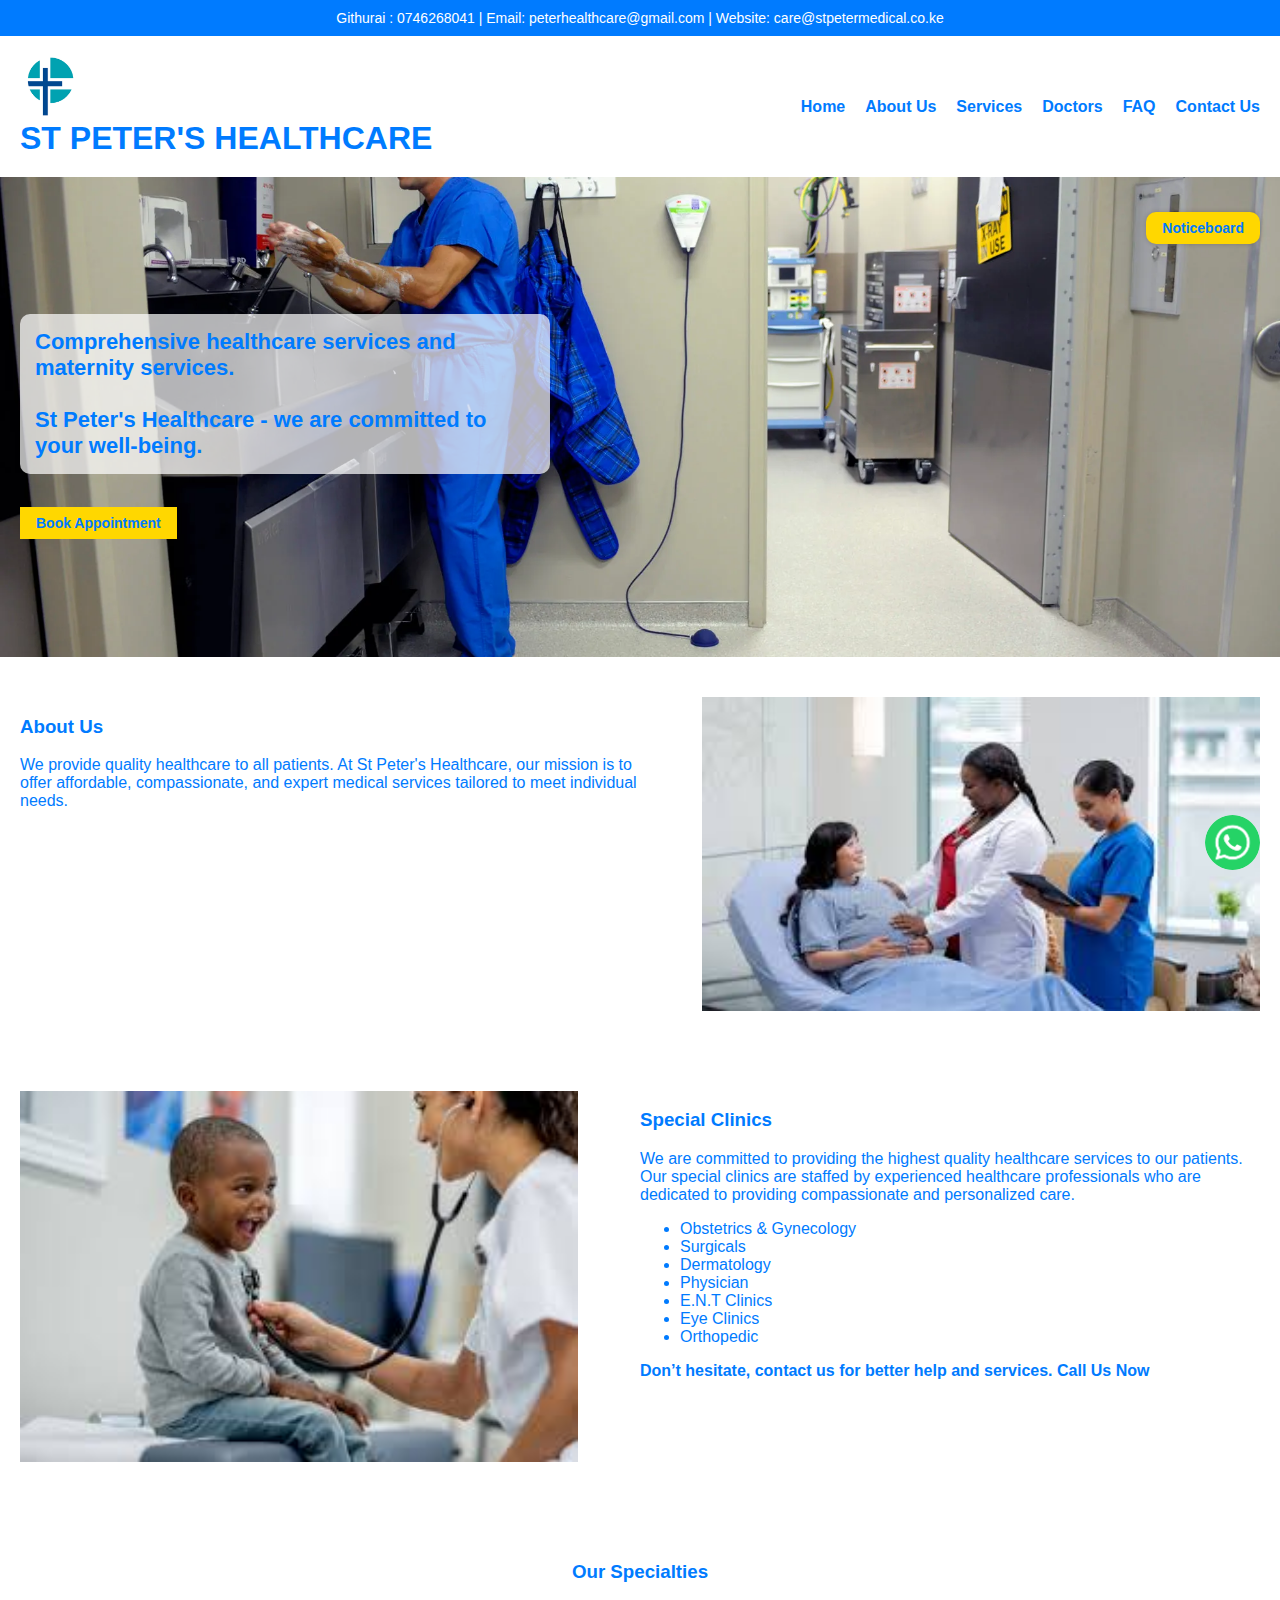
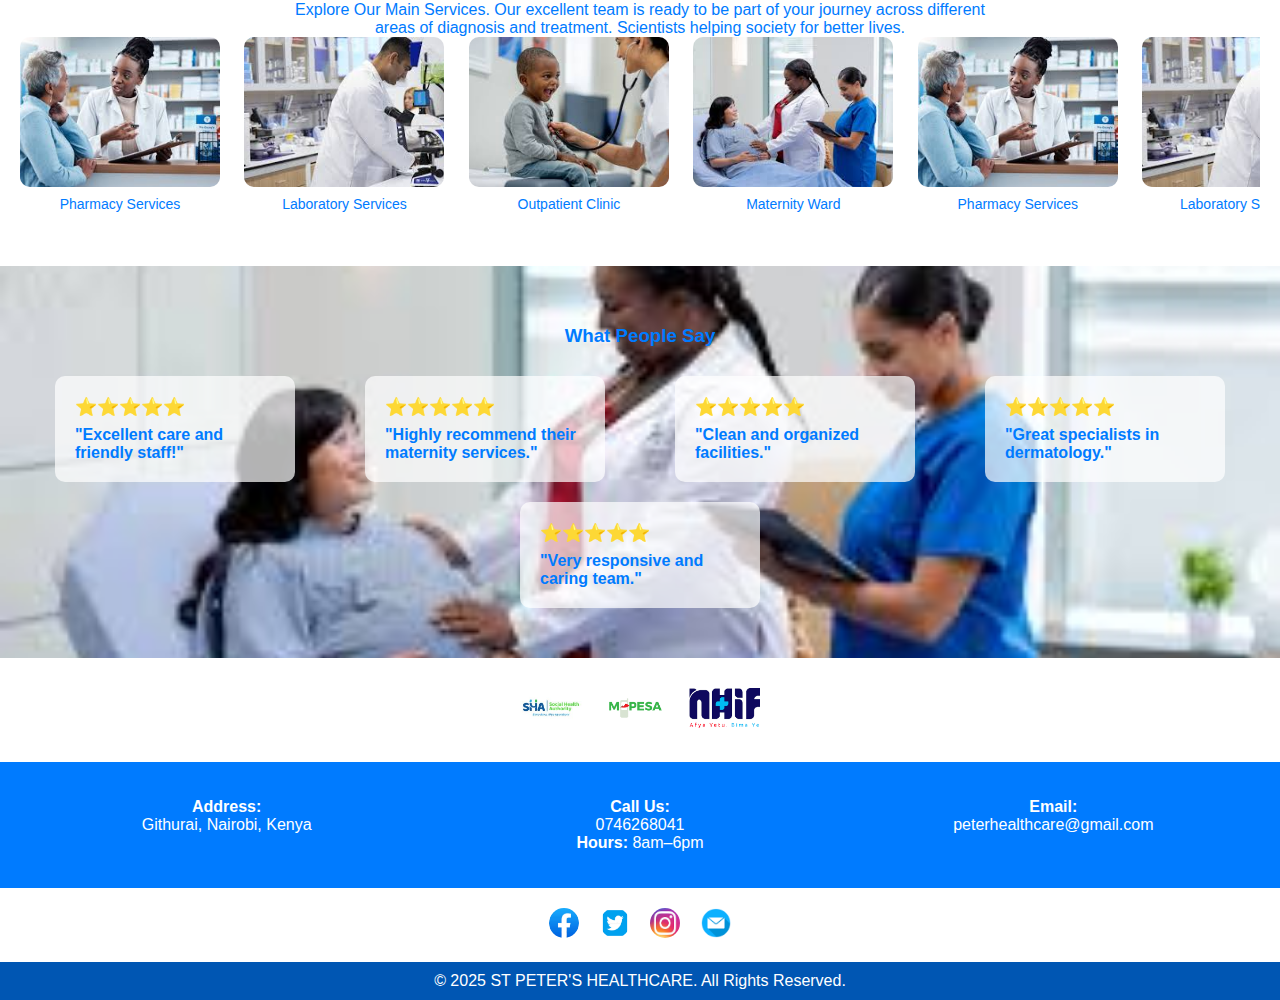
<file: index.html>
<!DOCTYPE html> 
<html lang="en">
<head>
  <meta charset="UTF-8" />
  <meta name="viewport" content="width=device-width, initial-scale=1.0" />
  <title>ST PETER'S HEALTHCARE</title>
  <style>
    body {
      font-family: Arial, sans-serif;
      margin: 0;
      padding: 0;
      color: #007bff;
    }

    header {
      background: #007bff;
      color: white;
      padding: 10px;
      text-align: center;
    }

    .top-contact {
      font-size: 14px;
    }

    .branding {
      display: flex;
      align-items: center;
      justify-content: space-between;
      padding: 20px;
      background: white;
    }

    .branding img {
      height: 60px;
      margin-right: 15px;
    }

    .branding h1 {
      margin: 0;
      color: #007bff;
    }

    nav ul {
      list-style: none;
      padding: 0;
      display: flex;
      gap: 20px;
    }

    nav ul li a {
      text-decoration: none;
      color: #007bff;
      font-weight: bold;
    }

    .hero {
      position: relative;
      height: 400px;
      background-size: cover;
      background-position: center;
      display: flex;
      flex-direction: column;
      justify-content: center;
      align-items: flex-start;
      padding: 40px 20px;
    }

    .hero h2 {
      max-width: 500px;
      background: rgba(255, 255, 255, 0.7);
      padding: 15px;
      border-radius: 10px;
      font-size: 22px;
      color: #007bff;
    }

    .hero a button {
      margin-top: 15px;
      padding: 8px 16px;
      font-size: 14px;
      background: gold;
      border: none;
      color: #007bff;
      font-weight: bold;
      cursor: pointer;
    }

    .noticeboard {
      position: absolute;
      top: 20px;
      right: 20px;
      background: yellow;
      padding: 10px 15px;
      border-radius: 10px;
      font-weight: bold;
      cursor: pointer;
      text-decoration: none;
      color: black;
      box-shadow: 0 0 5px rgba(0, 0, 0, 0.2);
      border: none;
    }

    .about-section, .clinics-section {
      display: flex;
      justify-content: space-between;
      background: white;
      padding: 40px 20px;
    }

    .about-section .text, .clinics-section .text {
      width: 50%;
    }

    .about-section img, .clinics-section img {
      width: 45%;
      height: auto;
    }

    .specialties-section {
      background: white;
      padding: 40px 20px;
    }

    .specialties-section h3, .recommendation-section h3 {
      text-align: center;
      color: #007bff;
    }

    .scrolling-container {
      overflow: hidden;
      white-space: nowrap;
    }

    .scrolling-images {
      display: inline-block;
      animation: scroll-left 30s linear infinite;
    }

    @keyframes scroll-left {
      0% { transform: translateX(0%); }
      100% { transform: translateX(-100%); }
    }

    .scrolling-images div {
      display: inline-block;
      width: 200px;
      margin-right: 20px;
      vertical-align: top;
    }

    .scrolling-images img {
      height: 150px;
      width: 100%;
      object-fit: cover;
      border-radius: 10px;
    }

    .scrolling-images p {
      text-align: center;
      font-size: 14px;
      margin-top: 5px;
    }

    .recommendation-section {
      padding: 40px 20px;
      background-image: url('mert.jpg');
      background-size: cover;
      background-position: center;
      color: white;
    }

    .quotes {
      display: flex;
      justify-content: space-around;
      flex-wrap: wrap;
    }

    .quote-box {
      width: 200px;
      background: rgba(255, 255, 255, 0.7);
      color: #007bff;
      padding: 20px;
      margin: 10px;
      border-radius: 10px;
      font-weight: bold;
    }

    .quote-box::before {
      content: "⭐️⭐️⭐️⭐️⭐️ ";
      display: block;
      font-size: 18px;
      margin-bottom: 8px;
    }

    .partners {
      background: white;
      text-align: center;
      padding: 20px;
    }

    .partners img {
      height: 40px;
      margin: 10px;
    }

    .footer {
      background: #007bff;
      color: white;
      padding: 20px;
      display: flex;
      justify-content: space-between;
      flex-wrap: wrap;
    }

    .footer div {
      flex: 1;
      min-width: 150px;
      text-align: center;
    }

    .social-icons {
      text-align: center;
      margin: 20px 0;
    }

    .social-icons img {
      margin: 0 8px;
      border-radius: 50%;
      width: 30px;
      height: 30px;
      transition: transform 0.3s;
    }

    .social-icons img:hover {
      transform: scale(1.2);
    }

    .copyright {
      background: #0056b3;
      color: white;
      padding: 10px;
      text-align: center;
    }

    .whatsapp-float {
      position: fixed;
      width: 55px;
      height: 55px;
      bottom: 30px;
      right: 20px;
      z-index: 100;
      display: flex;
      align-items: center;
      justify-content: center;
      cursor: pointer;
    }

    .whatsapp-float img {
      width: 100%;
      height: 100%;
      border-radius: 50%;
    }
  </style>
</head>
<body>
  <header>
    <div class="top-contact">
      Githurai : 0746268041 | Email: peterhealthcare@gmail.com | Website: care@stpetermedical.co.ke
    </div>
  </header>

  <div class="branding">
    <div class="logo">
      <img src="logo.png" alt="Logo">
      <h1>ST PETER'S HEALTHCARE</h1>
    </div>
    <nav>
      <ul>
        <li><a href="index.html">Home</a></li>
        <li><a href="about.html">About Us</a></li>
        <li><a href="ser.html">Services</a></li>
        <li><a href="doc.html">Doctors</a></li>
        <li><a href="faq.html">FAQ</a></li>
        <li><a href="cont.html">Contact Us</a></li>
      </ul>
    </nav>
  </div>

  <div class="hero" id="hero">
    <h2>Comprehensive healthcare services and maternity services.<br><br>
    St Peter's Healthcare - we are committed to your well-being.</h2>
    <a href="app.html"><button>Book Appointment</button></a>
    <a href="notice.html"><button class="noticeboard">Noticeboard</button></a>
  </div>

  <div class="about-section">
    <div class="text">
      <h3>About Us</h3>
      <p>We provide quality healthcare to all patients. At St Peter's Healthcare, our mission is to offer affordable, compassionate, and expert medical services tailored to meet individual needs.</p>
    </div>
    <img src="mert.jpg" alt="Maternity Services">
  </div>

  <div class="clinics-section">
    <img src="clinic.jpg" alt="Special Clinics">
    <div class="text">
      <h3>Special Clinics</h3>
      <p>
        We are committed to providing the highest quality healthcare services to our patients. Our special clinics are staffed by experienced healthcare professionals who are dedicated to providing compassionate and personalized care.
      </p>
      <ul>
        <li>Obstetrics & Gynecology</li>
        <li>Surgicals</li>
        <li>Dermatology</li>
        <li>Physician</li>
        <li>E.N.T Clinics</li>
        <li>Eye Clinics</li>
        <li>Orthopedic</li>
      </ul>
      <p><strong>Don’t hesitate, contact us for better help and services. Call Us Now</strong></p>
    </div>
  </div>

  <div class="specialties-section">
    <h3>Our Specialties</h3>
    <p style="text-align: center; max-width: 700px; margin: auto;">
      Explore Our Main Services. Our excellent team is ready to be part of your journey across different areas of diagnosis and treatment. Scientists helping society for better lives.
    </p>
    <div class="scrolling-container">
      <div class="scrolling-images">
        <div><img src="pharm.jpg" alt="Pharmacy"><p>Pharmacy Services</p></div>
        <div><img src="lab.jpg" alt="Lab"><p>Laboratory Services</p></div>
        <div><img src="clinic.jpg" alt="Clinic"><p>Outpatient Clinic</p></div>
        <div><img src="mert.jpg" alt="Maternity"><p>Maternity Ward</p></div>
        <div><img src="pharm.jpg" alt="Pharmacy"><p>Pharmacy Services</p></div>
        <div><img src="lab.jpg" alt="Lab"><p>Laboratory Services</p></div>
        <div><img src="clinic.jpg" alt="Clinic"><p>Outpatient Clinic</p></div>
        <div><img src="mert.jpg" alt="Maternity"><p>Maternity Ward</p></div>
      </div>
    </div>
  </div>

  <div class="recommendation-section">
    <h3>What People Say</h3>
    <div class="quotes">
      <div class="quote-box">"Excellent care and friendly staff!"</div>
      <div class="quote-box">"Highly recommend their maternity services."</div>
      <div class="quote-box">"Clean and organized facilities."</div>
      <div class="quote-box">"Great specialists in dermatology."</div>
      <div class="quote-box">"Very responsive and caring team."</div>
    </div>
  </div>

  <div class="partners">
    <img src="sha.png" alt="SHA">
    <img src="mpesa.png" alt="MPESA">
    <img src="nhif.png" alt="NHIF">
  </div>

  <div class="footer">
    <div><p><strong>Address:</strong><br> Githurai, Nairobi, Kenya</p></div>
    <div><p><strong>Call Us:</strong><br> 0746268041<br><strong>Hours:</strong> 8am–6pm</p></div>
    <div><p><strong>Email:</strong><br> peterhealthcare@gmail.com</p></div>
  </div>

  <div class="social-icons">
    <a href="https://facebook.com" target="_blank"><img src="facebook.png" alt="Facebook"></a>
    <a href="https://twitter.com" target="_blank"><img src="twitter.png" alt="Twitter"></a>
    <a href="https://instagram.com" target="_blank"><img src="instagram.png" alt="Instagram"></a>
    <a href="mailto:peterhealthcare@gmail.com"><img src="email.png" alt="Email"></a>
  </div>

  <div class="copyright">
    &copy; 2025 ST PETER'S HEALTHCARE. All Rights Reserved.
  </div>

  <a href="https://wa.me/254746268041" class="whatsapp-float" target="_blank">
    <img src="whatsapp.png" alt="WhatsApp">
  </a>

  <script>
    const hero = document.getElementById('hero');
    const images = ['zeva.jpg', 'bac.jpg'];
    let current = 0;
    hero.style.backgroundImage = `url('${images[current]}')`;

    setInterval(() => {
      current = (current + 1) % images.length;
      hero.style.backgroundImage = `url('${images[current]}')`;
    }, 3000);
  </script>
</body>
</html>
</file>
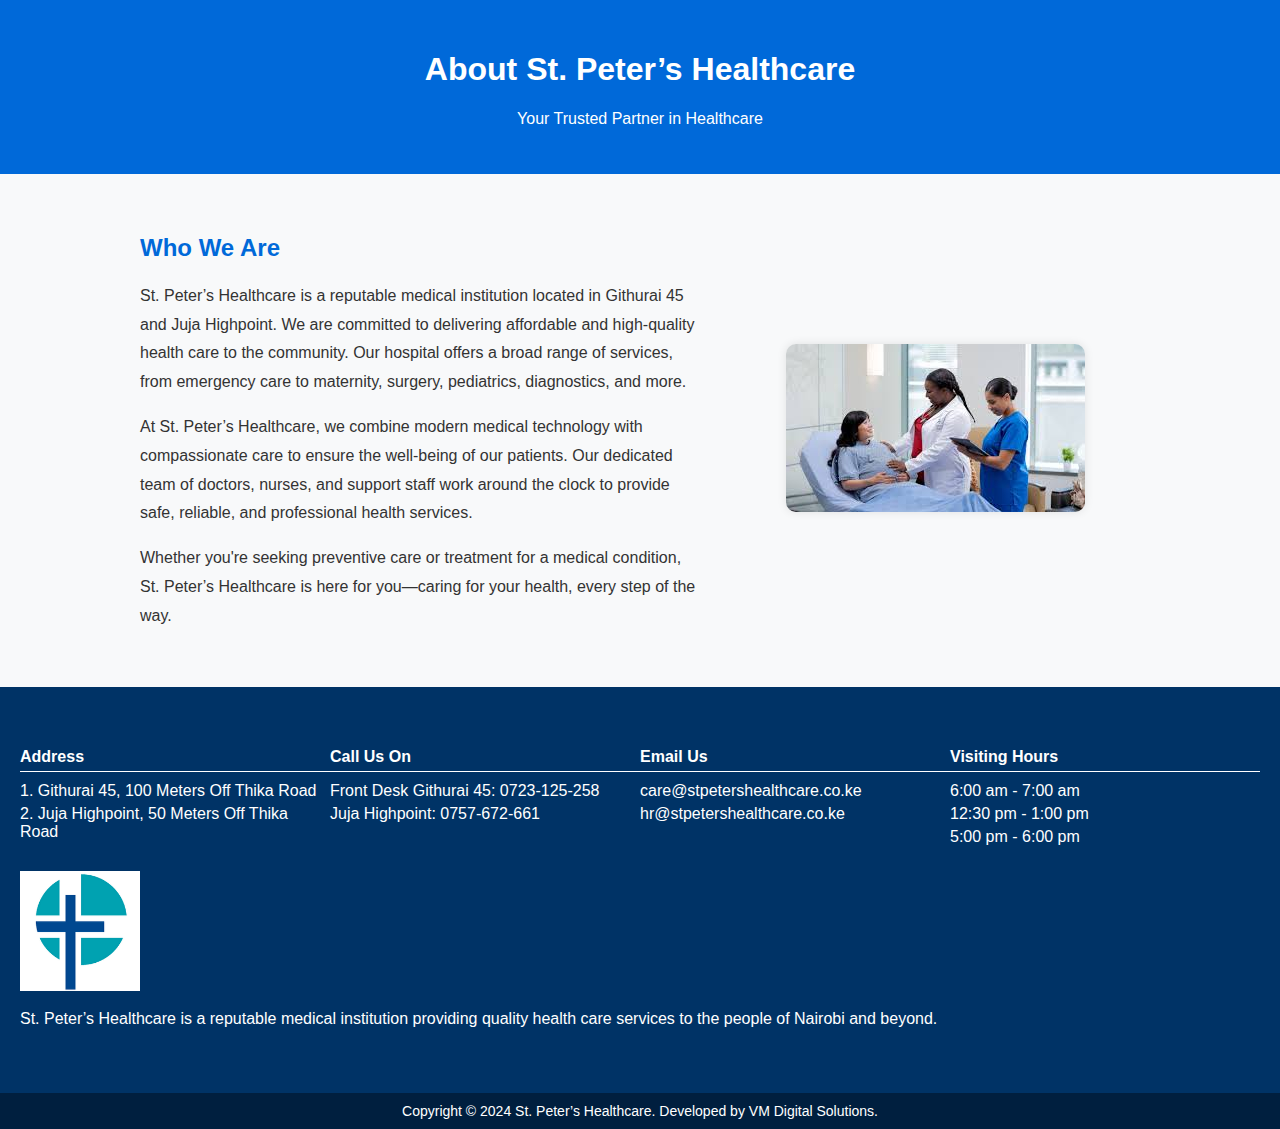
<file: about.html>
<!DOCTYPE html>
<html lang="en">
<head>
  <meta charset="UTF-8" />
  <meta name="viewport" content="width=device-width, initial-scale=1.0"/>
  <title>About Us - St. Peter’s Healthcare</title>
  <style>
    body {
      font-family: Arial, sans-serif;
      background: #f8f9fa;
      margin: 0;
      padding: 0;
      color: #333;
    }

    header {
      background-color: #0069d9;
      color: white;
      padding: 30px;
      text-align: center;
    }

    .container {
      max-width: 1000px;
      margin: auto;
      padding: 40px 20px;
      display: flex;
      flex-wrap: wrap;
      gap: 30px;
      align-items: center;
      justify-content: space-between;
    }

    .about-text {
      flex: 1 1 55%;
    }

    .about-text h2 {
      color: #0069d9;
      margin-bottom: 20px;
    }

    .about-text p {
      line-height: 1.8;
    }

    .about-image {
      flex: 1 1 40%;
      text-align: center;
    }

    .about-image img {
      max-width: 100%;
      border-radius: 10px;
      box-shadow: 0 0 10px rgba(0,0,0,0.1);
    }

    footer {
      background-color: #003366;
      color: white;
      padding: 40px 20px;
      display: flex;
      flex-wrap: wrap;
      justify-content: space-between;
    }

    footer div {
      flex: 1 1 250px;
      margin-bottom: 20px;
    }

    footer h4 {
      margin-bottom: 10px;
      border-bottom: 1px solid white;
      padding-bottom: 5px;
    }

    footer p {
      margin: 5px 0;
    }

    .logo {
      max-width: 120px;
      margin-bottom: 10px;
    }

    .bottom-bar {
      background: #001f3f;
      text-align: center;
      color: white;
      padding: 10px;
      font-size: 14px;
    }
  </style>
</head>
<body>

  <header>
    <h1>About St. Peter’s Healthcare</h1>
    <p>Your Trusted Partner in Healthcare</p>
  </header>

  <div class="container">
    <div class="about-text">
      <h2>Who We Are</h2>
      <p>
        St. Peter’s Healthcare is a reputable medical institution located in Githurai 45 and Juja Highpoint. We are committed to delivering affordable and high-quality health care to the community. Our hospital offers a broad range of services, from emergency care to maternity, surgery, pediatrics, diagnostics, and more.
      </p>
      <p>
        At St. Peter’s Healthcare, we combine modern medical technology with compassionate care to ensure the well-being of our patients. Our dedicated team of doctors, nurses, and support staff work around the clock to provide safe, reliable, and professional health services.
      </p>
      <p>
        Whether you're seeking preventive care or treatment for a medical condition, St. Peter’s Healthcare is here for you—caring for your health, every step of the way.
      </p>
    </div>
    <div class="about-image">
      <img src="mert.jpg" alt="St. Peter’s Healthcare Facility" />
    </div>
  </div>

  <footer>
    <div>
      <h4>Address</h4>
      <p>1. Githurai 45, 100 Meters Off Thika Road</p>
      <p>2. Juja Highpoint, 50 Meters Off Thika Road</p>
    </div>
    <div>
      <h4>Call Us On</h4>
      <p>Front Desk Githurai 45: 0723-125-258</p>
      <p>Juja Highpoint: 0757-672-661</p>
    </div>
    <div>
      <h4>Email Us</h4>
      <p>care@stpetershealthcare.co.ke</p>
      <p>hr@stpetershealthcare.co.ke</p>
    </div>
    <div>
      <h4>Visiting Hours</h4>
      <p>6:00 am - 7:00 am</p>
      <p>12:30 pm - 1:00 pm</p>
      <p>5:00 pm - 6:00 pm</p>
    </div>
    <div>
      <img src="logo.png" alt="St. Peter’s Logo" class="logo" />
      <p>St. Peter’s Healthcare is a reputable medical institution providing quality health care services to the people of Nairobi and beyond.</p>
    </div>
  </footer>

  <div class="bottom-bar">
    Copyright © 2024 St. Peter’s Healthcare. Developed by VM Digital Solutions.
  </div>

</body>
</html>
</file>
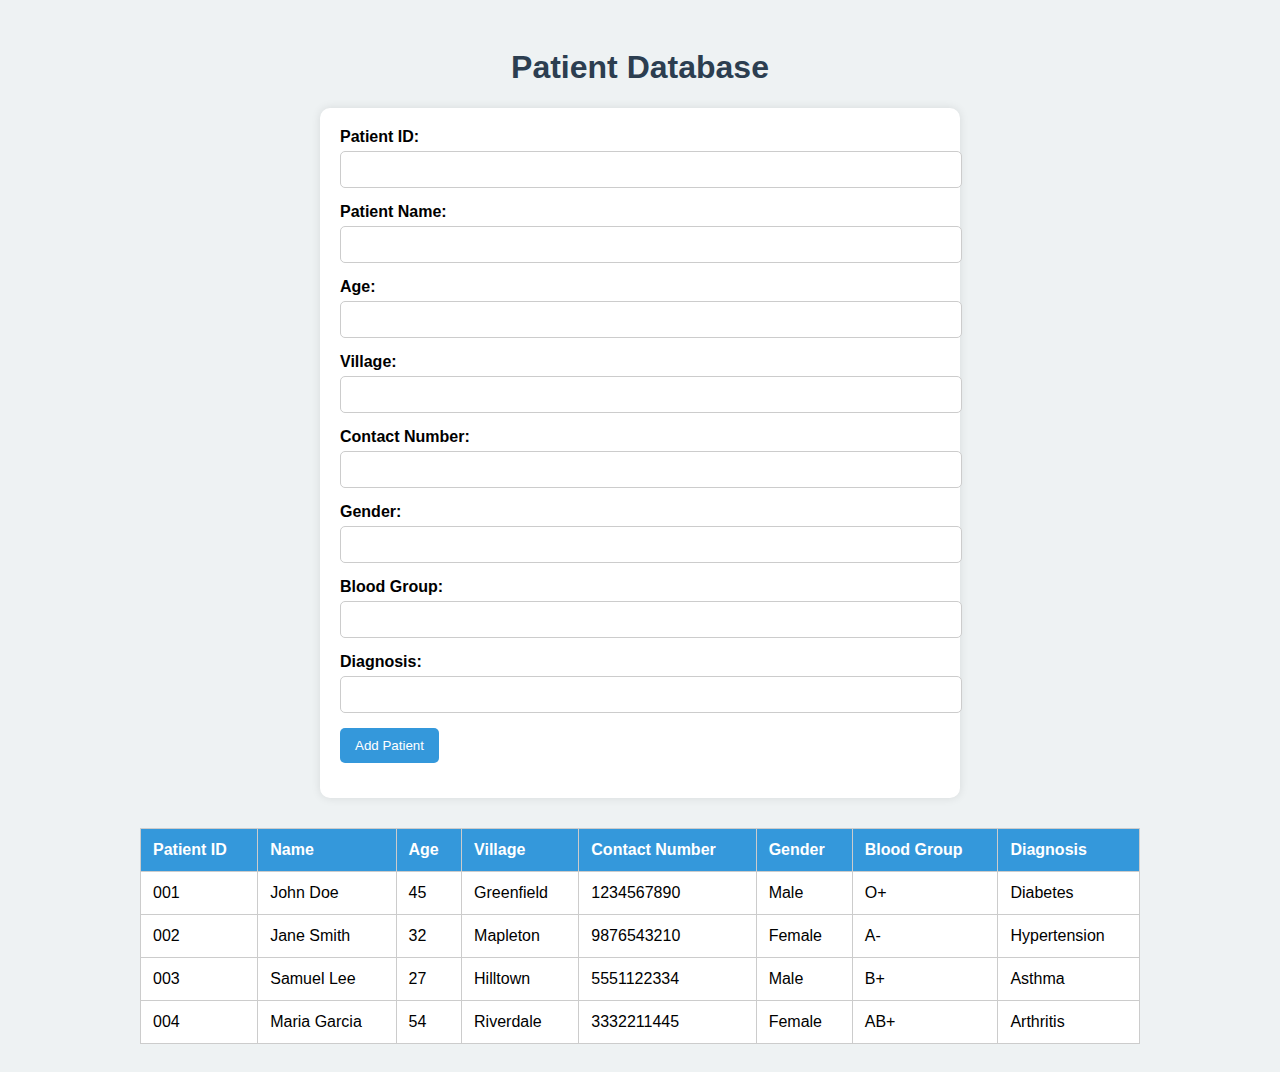
<file: add.html>
<!DOCTYPE html>
<html lang="en">
<head>
  <meta charset="UTF-8">
  <title>Patient Database</title>
  <style>
    body {
      font-family: Arial, sans-serif;
      padding: 20px;
      background-color: #eef2f3;
    }

    h1 {
      text-align: center;
      color: #2c3e50;
    }

    form {
      max-width: 600px;
      margin: 0 auto 30px auto;
      padding: 20px;
      background-color: white;
      border-radius: 10px;
      box-shadow: 0 0 10px rgba(0,0,0,0.1);
    }

    form div {
      margin-bottom: 15px;
    }

    label {
      display: block;
      margin-bottom: 5px;
      font-weight: bold;
    }

    input[type="text"], input[type="number"] {
      width: 100%;
      padding: 10px;
      border-radius: 5px;
      border: 1px solid #ccc;
    }

    input[type="submit"] {
      background-color: #3498db;
      color: white;
      padding: 10px 15px;
      border: none;
      border-radius: 5px;
      cursor: pointer;
    }

    input[type="submit"]:hover {
      background-color: #2980b9;
    }

    table {
      width: 100%;
      max-width: 1000px;
      margin: 0 auto;
      border-collapse: collapse;
      background-color: white;
    }

    th, td {
      border: 1px solid #ccc;
      padding: 12px;
      text-align: left;
    }

    th {
      background-color: #3498db;
      color: white;
    }
  </style>
</head>
<body>

  <h1>Patient Database</h1>

  <form>
    <div>
      <label for="id">Patient ID:</label>
      <input type="text" id="id" name="id" required>
    </div>
    <div>
      <label for="name">Patient Name:</label>
      <input type="text" id="name" name="name" required>
    </div>
    <div>
      <label for="age">Age:</label>
      <input type="number" id="age" name="age" required>
    </div>
    <div>
      <label for="village">Village:</label>
      <input type="text" id="village" name="village" required>
    </div>
    <div>
      <label for="number">Contact Number:</label>
      <input type="text" id="number" name="number" required>
    </div>
    <div>
      <label for="gender">Gender:</label>
      <input type="text" id="gender" name="gender">
    </div>
    <div>
      <label for="blood">Blood Group:</label>
      <input type="text" id="blood" name="blood">
    </div>
    <div>
      <label for="diagnosis">Diagnosis:</label>
      <input type="text" id="diagnosis" name="diagnosis" required>
    </div>
    <div>
      <input type="submit" value="Add Patient">
    </div>
  </form>

  <table>
    <thead>
      <tr>
        <th>Patient ID</th>
        <th>Name</th>
        <th>Age</th>
        <th>Village</th>
        <th>Contact Number</th>
        <th>Gender</th>
        <th>Blood Group</th>
        <th>Diagnosis</th>
      </tr>
    </thead>
    <tbody>
      <tr>
        <td>001</td>
        <td>John Doe</td>
        <td>45</td>
        <td>Greenfield</td>
        <td>1234567890</td>
        <td>Male</td>
        <td>O+</td>
        <td>Diabetes</td>
      </tr>
      <tr>
        <td>002</td>
        <td>Jane Smith</td>
        <td>32</td>
        <td>Mapleton</td>
        <td>9876543210</td>
        <td>Female</td>
        <td>A-</td>
        <td>Hypertension</td>
      </tr>
      <tr>
        <td>003</td>
        <td>Samuel Lee</td>
        <td>27</td>
        <td>Hilltown</td>
        <td>5551122334</td>
        <td>Male</td>
        <td>B+</td>
        <td>Asthma</td>
      </tr>
      <tr>
        <td>004</td>
        <td>Maria Garcia</td>
        <td>54</td>
        <td>Riverdale</td>
        <td>3332211445</td>
        <td>Female</td>
        <td>AB+</td>
        <td>Arthritis</td>
      </tr>
    </tbody>
  </table>

</body>
</html>
</file>
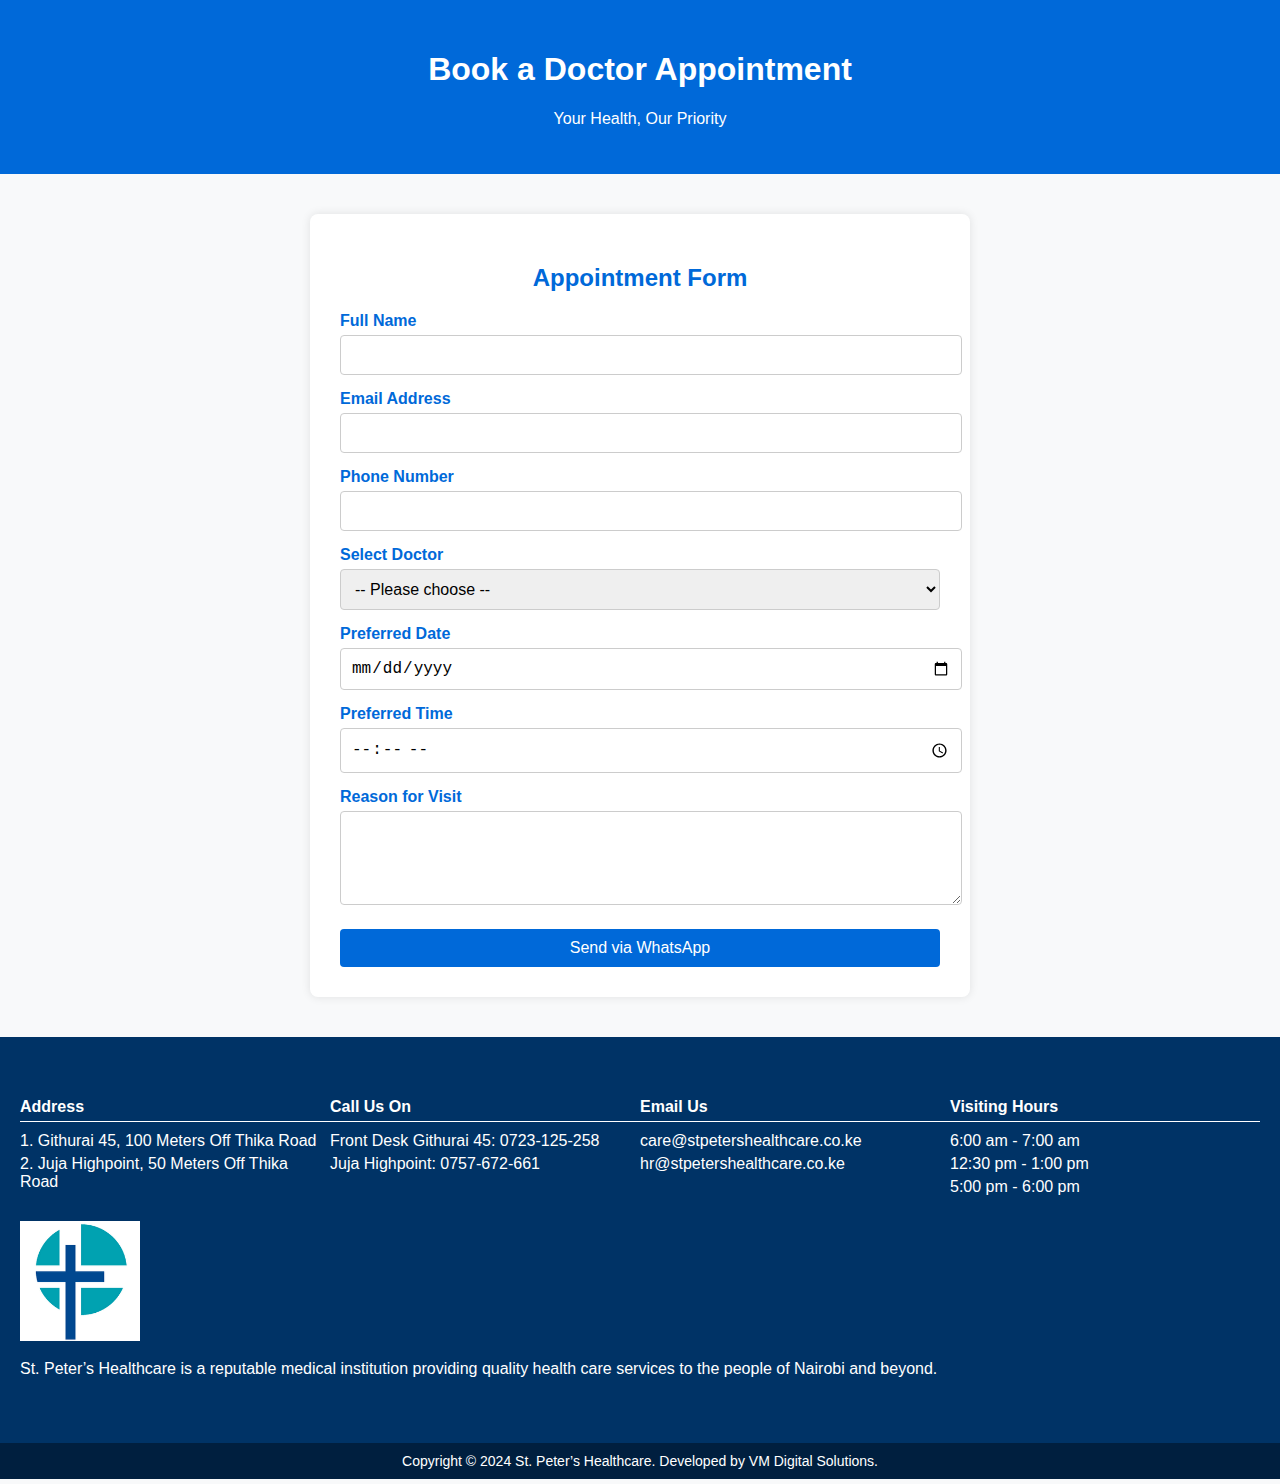
<file: app.html>
<!DOCTYPE html>
<html lang="en">
<head>
  <meta charset="UTF-8" />
  <meta name="viewport" content="width=device-width, initial-scale=1.0"/>
  <title>Doctor Appointment Booking</title>
  <style>
    body {
      font-family: Arial, sans-serif;
      background: #f8f9fa;
      margin: 0;
      padding: 0;
      color: #333;
    }

    header {
      background-color: #0069d9;
      color: white;
      padding: 30px;
      text-align: center;
    }

    .form-container {
      max-width: 600px;
      margin: 40px auto;
      background: white;
      padding: 30px;
      border-radius: 8px;
      box-shadow: 0 0 10px rgba(0,0,0,0.1);
    }

    h2 {
      text-align: center;
      color: #0069d9;
      margin-bottom: 20px;
    }

    label {
      display: block;
      margin-top: 15px;
      color: #0069d9;
      font-weight: bold;
    }

    input, select, textarea, button {
      width: 100%;
      padding: 10px;
      margin-top: 5px;
      border-radius: 4px;
      border: 1px solid #ccc;
      font-size: 16px;
    }

    button {
      background-color: #0069d9;
      color: white;
      border: none;
      cursor: pointer;
      margin-top: 20px;
    }

    button:hover {
      background-color: #0056b3;
    }

    footer {
      background-color: #003366;
      color: white;
      padding: 40px 20px;
      display: flex;
      flex-wrap: wrap;
      justify-content: space-between;
    }

    footer div {
      flex: 1 1 250px;
      margin-bottom: 20px;
    }

    footer h4 {
      margin-bottom: 10px;
      border-bottom: 1px solid white;
      padding-bottom: 5px;
    }

    footer p {
      margin: 5px 0;
    }

    .logo {
      max-width: 120px;
      margin-bottom: 10px;
    }

    .bottom-bar {
      background: #001f3f;
      text-align: center;
      color: white;
      padding: 10px;
      font-size: 14px;
    }
  </style>
</head>
<body>

  <header>
    <h1>Book a Doctor Appointment</h1>
    <p>Your Health, Our Priority</p>
  </header>

  <div class="form-container">
    <h2>Appointment Form</h2>
    <form id="appointmentForm">
      <label for="fullname">Full Name</label>
      <input type="text" id="fullname" name="fullname" required>

      <label for="email">Email Address</label>
      <input type="email" id="email" name="email" required>

      <label for="phone">Phone Number</label>
      <input type="tel" id="phone" name="phone" required>

      <label for="doctor">Select Doctor</label>
      <select id="doctor" name="doctor" required>
        <option value="">-- Please choose --</option>
        <option value="Dr. Smith">Dr. Smith</option>
        <option value="Dr. Jones">Dr. Jones</option>
        <option value="Dr. Lee">Dr. Lee</option>
      </select>

      <label for="date">Preferred Date</label>
      <input type="date" id="date" name="date" required>

      <label for="time">Preferred Time</label>
      <input type="time" id="time" name="time" required>

      <label for="reason">Reason for Visit</label>
      <textarea id="reason" name="reason" rows="4"></textarea>

      <button type="submit">Send via WhatsApp</button>
    </form>
  </div>

  <footer>
    <div>
      <h4>Address</h4>
      <p>1. Githurai 45, 100 Meters Off Thika Road</p>
      <p>2. Juja Highpoint, 50 Meters Off Thika Road</p>
    </div>
    <div>
      <h4>Call Us On</h4>
      <p>Front Desk Githurai 45: 0723-125-258</p>
      <p>Juja Highpoint: 0757-672-661</p>
    </div>
    <div>
      <h4>Email Us</h4>
      <p>care@stpetershealthcare.co.ke</p>
      <p>hr@stpetershealthcare.co.ke</p>
    </div>
    <div>
      <h4>Visiting Hours</h4>
      <p>6:00 am - 7:00 am</p>
      <p>12:30 pm - 1:00 pm</p>
      <p>5:00 pm - 6:00 pm</p>
    </div>
    <div>
      <img src="logo.png" alt="St. Peter’s Logo" class="logo" />
      <p>St. Peter’s Healthcare is a reputable medical institution providing quality health care services to the people of Nairobi and beyond.</p>
    </div>
  </footer>

  <div class="bottom-bar">
    Copyright © 2024 St. Peter’s Healthcare. Developed by VM Digital Solutions.
  </div>

  <script>
    document.getElementById("appointmentForm").addEventListener("submit", function (e) {
      e.preventDefault();

      const fullname = document.getElementById("fullname").value;
      const email = document.getElementById("email").value;
      const phone = document.getElementById("phone").value;
      const doctor = document.getElementById("doctor").value;
      const date = document.getElementById("date").value;
      const time = document.getElementById("time").value;
      const reason = document.getElementById("reason").value;

      const message = `*APPOINTMENT REQUEST*\n\n👤 Name: ${fullname}\n📧 Email: ${email}\n📞 Phone: ${phone}\n👨‍⚕️ Doctor: ${doctor}\n📅 Date: ${date}\n🕒 Time: ${time}\n📋 Reason: ${reason || 'N/A'}`;
      const phoneNumber = "254746268041"; // Change to your clinic's WhatsApp number
      const encodedMessage = encodeURIComponent(message);

      window.open(`https://wa.me/${phoneNumber}?text=${encodedMessage}`, "_blank");
    });
  </script>

</body>
</html>
</file>
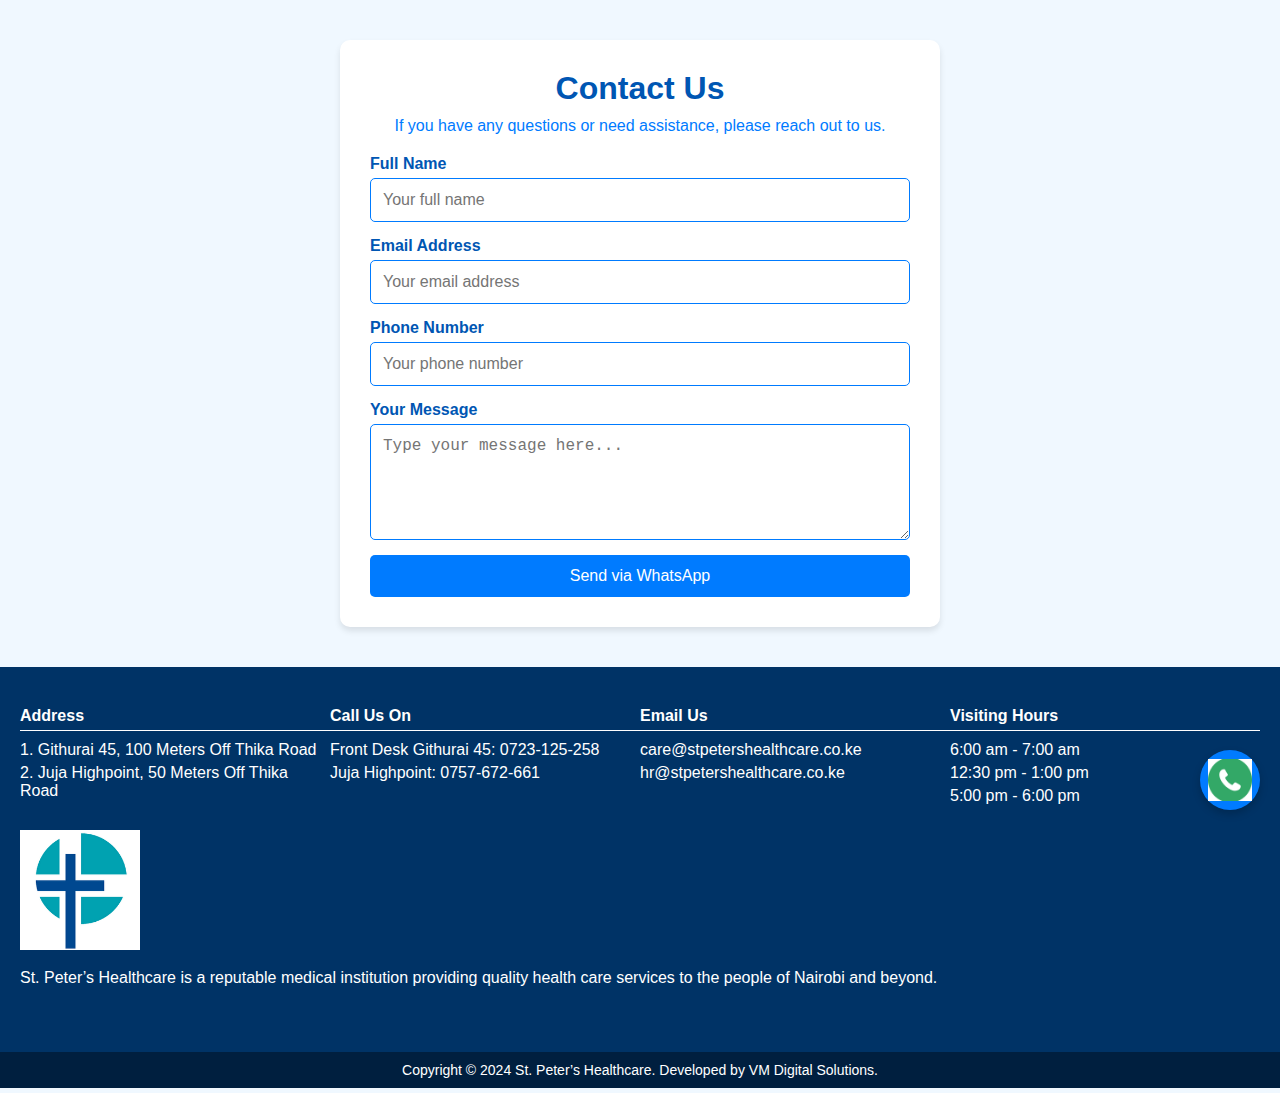
<file: cont.html>
<!DOCTYPE html>
<html lang="en">
<head>
  <meta charset="UTF-8" />
  <meta name="viewport" content="width=device-width, initial-scale=1" />
  <title>Contact Us - Hospital System</title>
  <style>
    :root {
      --primary-color: #0056b3;
      --secondary-color: #007bff;
      --accent-color: #007bff;
      --bg-color: #f0f8ff;
      --text-color: #212121;
      --button-text-color: #ffffff;
    }

    * {
      box-sizing: border-box;
      margin: 0;
      padding: 0;
    }

    body {
      font-family: 'Segoe UI', sans-serif;
      background: var(--bg-color);
      color: var(--text-color);
      min-height: 100vh;
      display: flex;
      flex-direction: column;
    }

    .contact-container {
      background: #ffffff;
      border-radius: 10px;
      box-shadow: 0 4px 6px rgba(0, 0, 0, 0.1);
      max-width: 600px;
      width: 90%;
      padding: 30px;
      margin: 40px auto;
    }

    .contact-container h1 {
      text-align: center;
      color: var(--primary-color);
      margin-bottom: 10px;
    }

    .contact-container p {
      text-align: center;
      margin-bottom: 20px;
      color: var(--secondary-color);
    }

    .contact-form {
      display: flex;
      flex-direction: column;
    }

    .contact-form label {
      margin-bottom: 5px;
      font-weight: bold;
      color: var(--primary-color);
    }

    .contact-form input,
    .contact-form textarea {
      padding: 12px;
      margin-bottom: 15px;
      border: 1px solid var(--secondary-color);
      border-radius: 5px;
      font-size: 16px;
      width: 100%;
    }

    .contact-form textarea {
      resize: vertical;
    }

    .contact-form button {
      background: var(--accent-color);
      color: var(--button-text-color);
      padding: 12px;
      font-size: 16px;
      border: none;
      border-radius: 5px;
      cursor: pointer;
      transition: background 0.3s ease;
    }

    .contact-form button:hover {
      background: #0056b3;
    }

    footer {
      background-color: #003366;
      color: white;
      padding: 40px 20px;
      display: flex;
      flex-wrap: wrap;
      justify-content: space-between;
    }

    footer div {
      flex: 1 1 250px;
      margin-bottom: 20px;
    }

    footer h4 {
      margin-bottom: 10px;
      border-bottom: 1px solid white;
      padding-bottom: 5px;
    }

    footer p {
      margin: 5px 0;
    }

    .logo {
      max-width: 120px;
      margin-bottom: 10px;
    }

    .bottom-bar {
      background: #001f3f;
      text-align: center;
      color: white;
      padding: 10px;
      font-size: 14px;
    }

    .call-button {
      position: fixed;
      bottom: 90px;
      right: 20px;
      z-index: 1000;
      width: 60px;
      height: 60px;
      background-color: #007bff;
      border-radius: 50%;
      padding: 8px;
      box-shadow: 0 4px 8px rgba(0, 0, 0, 0.2);
      display: flex;
      justify-content: center;
      align-items: center;
    }

    .call-button img {
      width: 100%;
      height: auto;
    }

    .call-button:hover {
      background-color: #0056b3;
    }
  </style>
</head>
<body>

  <div class="contact-container">
    <h1>Contact Us</h1>
    <p>If you have any questions or need assistance, please reach out to us.</p>
    <form class="contact-form" id="contactForm" autocomplete="off">
      <label for="name">Full Name</label>
      <input type="text" id="name" name="name" placeholder="Your full name" required>

      <label for="email">Email Address</label>
      <input type="email" id="email" name="email" placeholder="Your email address" required>

      <label for="phone">Phone Number</label>
      <input type="tel" id="phone" name="phone" placeholder="Your phone number" required>

      <label for="message">Your Message</label>
      <textarea id="message" name="message" rows="5" placeholder="Type your message here..." required></textarea>

      <button type="button" id="whatsappButton">Send via WhatsApp</button>
    </form>
  </div>

  <!-- Floating call button -->
  <a href="tel:+254746268041" class="call-button" title="Call Us">
    <img src="call.png" alt="Call Us">
  </a>

  <!-- Footer -->
  <footer>
    <div>
      <h4>Address</h4>
      <p>1. Githurai 45, 100 Meters Off Thika Road</p>
      <p>2. Juja Highpoint, 50 Meters Off Thika Road</p>
    </div>
    <div>
      <h4>Call Us On</h4>
      <p>Front Desk Githurai 45: 0723-125-258</p>
      <p>Juja Highpoint: 0757-672-661</p>
    </div>
    <div>
      <h4>Email Us</h4>
      <p>care@stpetershealthcare.co.ke</p>
      <p>hr@stpetershealthcare.co.ke</p>
    </div>
    <div>
      <h4>Visiting Hours</h4>
      <p>6:00 am - 7:00 am</p>
      <p>12:30 pm - 1:00 pm</p>
      <p>5:00 pm - 6:00 pm</p>
    </div>
    <div>
      <img src="logo.png" alt="St. Peter’s Logo" class="logo" />
      <p>St. Peter’s Healthcare is a reputable medical institution providing quality health care services to the people of Nairobi and beyond.</p>
    </div>
  </footer>

  <div class="bottom-bar">
    Copyright © 2024 St. Peter’s Healthcare. Developed by VM Digital Solutions.
  </div>

  <script>
    document.getElementById('whatsappButton').addEventListener('click', function () {
      const name = document.getElementById('name').value.trim();
      const email = document.getElementById('email').value.trim();
      const phone = document.getElementById('phone').value.trim();
      const message = document.getElementById('message').value.trim();

      if (!name || !email || !phone || !message) {
        alert("Please fill in all fields before sending.");
        return;
      }

      const text = encodeURIComponent(
        `Contact Request:\n\nName: ${name}\nEmail: ${email}\nPhone: ${phone}\nMessage: ${message}`
      );

      const whatsappNumber = "254746268041";
      const whatsappLink = `https://wa.me/${whatsappNumber}?text=${text}`;
      window.open(whatsappLink, '_blank');

      alert("Details sent successfully!");

      document.getElementById('contactForm').reset();
    });
  </script>

</body>
</html>
</file>
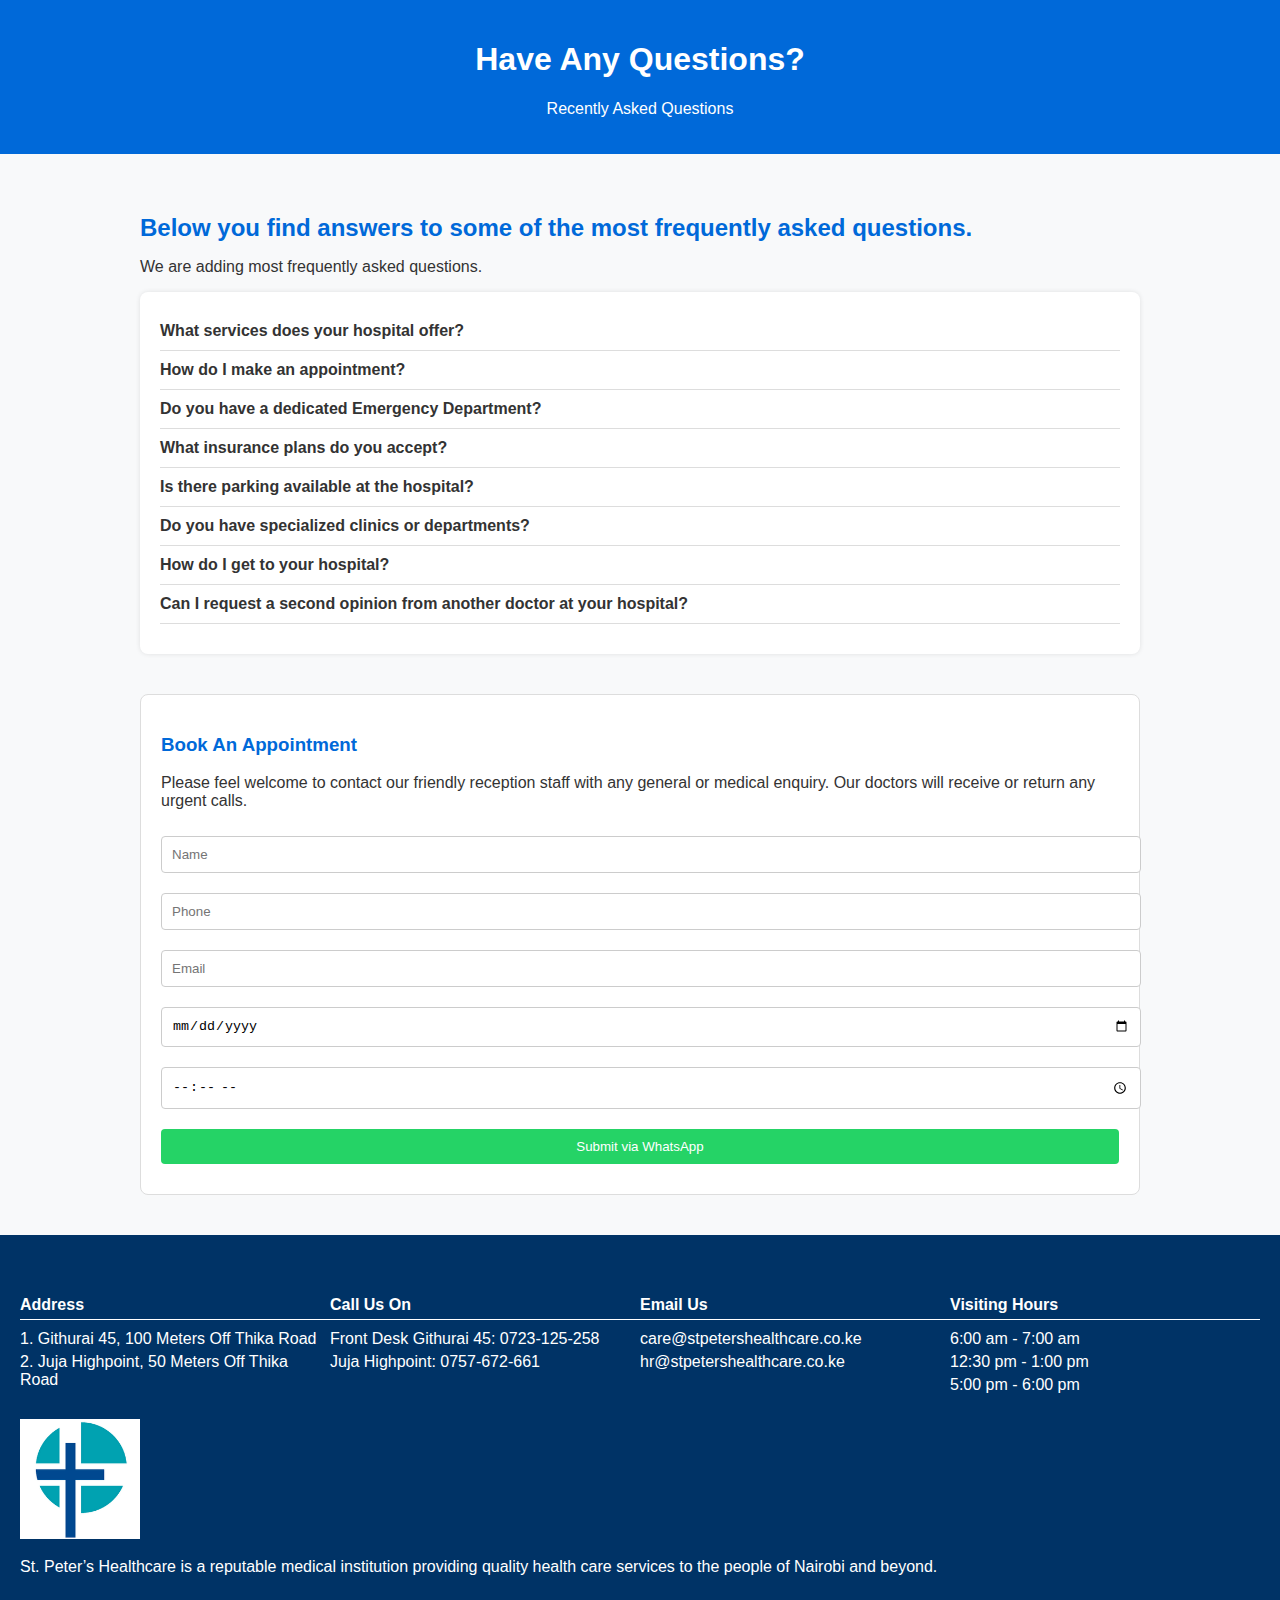
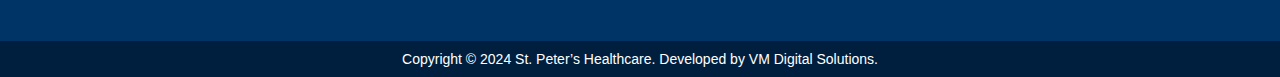
<file: faq.html>
<!DOCTYPE html>
<html lang="en">
<head>
  <meta charset="UTF-8" />
  <meta name="viewport" content="width=device-width, initial-scale=1.0"/>
  <title>FAQ - St. Peter’s Healthcare</title>
  <style>
    body {
      font-family: Arial, sans-serif;
      background: #f8f9fa;
      margin: 0;
      padding: 0;
      color: #333;
    }

    header {
      background-color: #0069d9;
      color: white;
      padding: 20px;
      text-align: center;
    }

    .container {
      max-width: 1000px;
      margin: auto;
      padding: 40px 20px;
    }

    h2 {
      color: #0069d9;
      margin-bottom: 10px;
    }

    .faq-section {
      margin-bottom: 40px;
    }

    .faq {
      background: white;
      border-radius: 8px;
      box-shadow: 0 0 5px rgba(0,0,0,0.1);
      padding: 20px;
    }

    .faq h3 {
      font-size: 20px;
      margin-bottom: 10px;
    }

    .faq-item {
      margin: 10px 0;
      border-bottom: 1px solid #ddd;
      padding-bottom: 10px;
    }

    .faq-item summary {
      font-weight: bold;
      cursor: pointer;
      list-style: none;
    }

    .booking-section {
      background: #ffffff;
      border: 1px solid #ddd;
      border-radius: 8px;
      padding: 20px;
    }

    .booking-section h3 {
      color: #0069d9;
    }

    .booking-section input {
      width: 100%;
      padding: 10px;
      margin: 10px 0;
      border-radius: 4px;
      border: 1px solid #ccc;
    }

    .footer {
      background-color: #003366;
      color: white;
      padding: 40px 20px;
      display: flex;
      flex-wrap: wrap;
      justify-content: space-between;
    }

    .footer div {
      flex: 1 1 250px;
      margin-bottom: 20px;
    }

    .footer h4 {
      margin-bottom: 10px;
      border-bottom: 1px solid white;
      padding-bottom: 5px;
    }

    .footer p {
      margin: 5px 0;
    }

    .logo {
      max-width: 120px;
      margin-bottom: 10px;
    }

    .bottom-bar {
      background: #001f3f;
      text-align: center;
      color: white;
      padding: 10px;
      font-size: 14px;
    }
  </style>
</head>
<body>

  <header>
    <h1>Have Any Questions?</h1>
    <p>Recently Asked Questions</p>
  </header>

  <div class="container">
    <section class="faq-section">
      <h2>Below you find answers to some of the most frequently asked questions.</h2>
      <p>We are adding most frequently asked questions.</p>
      <div class="faq">
        <div class="faq-item">
          <details>
            <summary>What services does your hospital offer?</summary>
            <p>Our Hospital provides a wide range of Medical Services, including but not limited to: Emergency Care, Surgery, Diagnostics, Maternity Services, Pediatrics, and more.</p>
          </details>
        </div>
        <div class="faq-item">
          <details>
            <summary>How do I make an appointment?</summary>
            <p>You can book online through our website or call our front desk to schedule an appointment.</p>
          </details>
        </div>
        <div class="faq-item">
          <details>
            <summary>Do you have a dedicated Emergency Department?</summary>
            <p>Yes, we have a 24/7 emergency department with trained personnel and modern equipment.</p>
          </details>
        </div>
        <div class="faq-item">
          <details>
            <summary>What insurance plans do you accept?</summary>
            <p>We accept NHIF and most major insurance providers. Please contact us for more details.</p>
          </details>
        </div>
        <div class="faq-item">
          <details>
            <summary>Is there parking available at the hospital?</summary>
            <p>Yes, we have designated parking areas for patients and visitors. Our parking facilities are conveniently located near the main entrance.</p>
          </details>
        </div>
        <div class="faq-item">
          <details>
            <summary>Do you have specialized clinics or departments?</summary>
            <p>Yes, we have specialized clinics including Maternity, Pediatrics, Dermatology, Surgery, and more.</p>
          </details>
        </div>
        <div class="faq-item">
          <details>
            <summary>How do I get to your hospital?</summary>
            <p>We are located in Githurai 45 and Juja Highpoint, easily accessible via Thika Road.</p>
          </details>
        </div>
        <div class="faq-item">
          <details>
            <summary>Can I request a second opinion from another doctor at your hospital?</summary>
            <p>Yes, you may request a second opinion from our qualified specialists for any diagnosis or treatment.</p>
          </details>
        </div>
      </div>
    </section>

    <section class="booking-section">
      <h3>Book An Appointment</h3>
      <p>Please feel welcome to contact our friendly reception staff with any general or medical enquiry. Our doctors will receive or return any urgent calls.</p>
      <form onsubmit="sendWhatsApp(event)">
        <input type="text" id="name" placeholder="Name" required />
        <input type="tel" id="phone" placeholder="Phone" required />
        <input type="email" id="email" placeholder="Email" required />
        <input type="date" id="date" required />
        <input type="time" id="time" required />
        <input type="submit" value="Submit via WhatsApp" style="background:#25D366; color:white; border:none; cursor:pointer;" />
      </form>
    </section>
  </div>

  <footer class="footer">
    <div>
      <h4>Address</h4>
      <p>1. Githurai 45, 100 Meters Off Thika Road</p>
      <p>2. Juja Highpoint, 50 Meters Off Thika Road</p>
    </div>
    <div>
      <h4>Call Us On</h4>
      <p>Front Desk Githurai 45: 0723-125-258</p>
      <p>Juja Highpoint: 0757-672-661</p>
    </div>
    <div>
      <h4>Email Us</h4>
      <p>care@stpetershealthcare.co.ke</p>
      <p>hr@stpetershealthcare.co.ke</p>
    </div>
    <div>
      <h4>Visiting Hours</h4>
      <p>6:00 am - 7:00 am</p>
      <p>12:30 pm - 1:00 pm</p>
      <p>5:00 pm - 6:00 pm</p>
    </div>
    <div>
      <img src="logo.png" alt="St. Peter’s Logo" class="logo" />
      <p>St. Peter’s Healthcare is a reputable medical institution providing quality health care services to the people of Nairobi and beyond.</p>
    </div>
  </footer>

  <div class="bottom-bar">
    Copyright © 2024 St. Peter’s Healthcare. Developed by VM Digital Solutions.
  </div>

  <script>
    function sendWhatsApp(event) {
      event.preventDefault();

      const name = document.getElementById("name").value.trim();
      const phone = document.getElementById("phone").value.trim();
      const email = document.getElementById("email").value.trim();
      const date = document.getElementById("date").value;
      const time = document.getElementById("time").value;

      const message = `*Appointment Request - St. Peter’s Healthcare*%0A
*Name:* ${name}%0A
*Phone:* ${phone}%0A
*Email:* ${email}%0A
*Date:* ${date}%0A
*Time:* ${time}%0A`;

      const phoneNumber = "254723125258"; // Githurai WhatsApp

      window.open(`https://wa.me/${phoneNumber}?text=${message}`, '_blank');
    }
  </script>

</body>
</html>
</file>
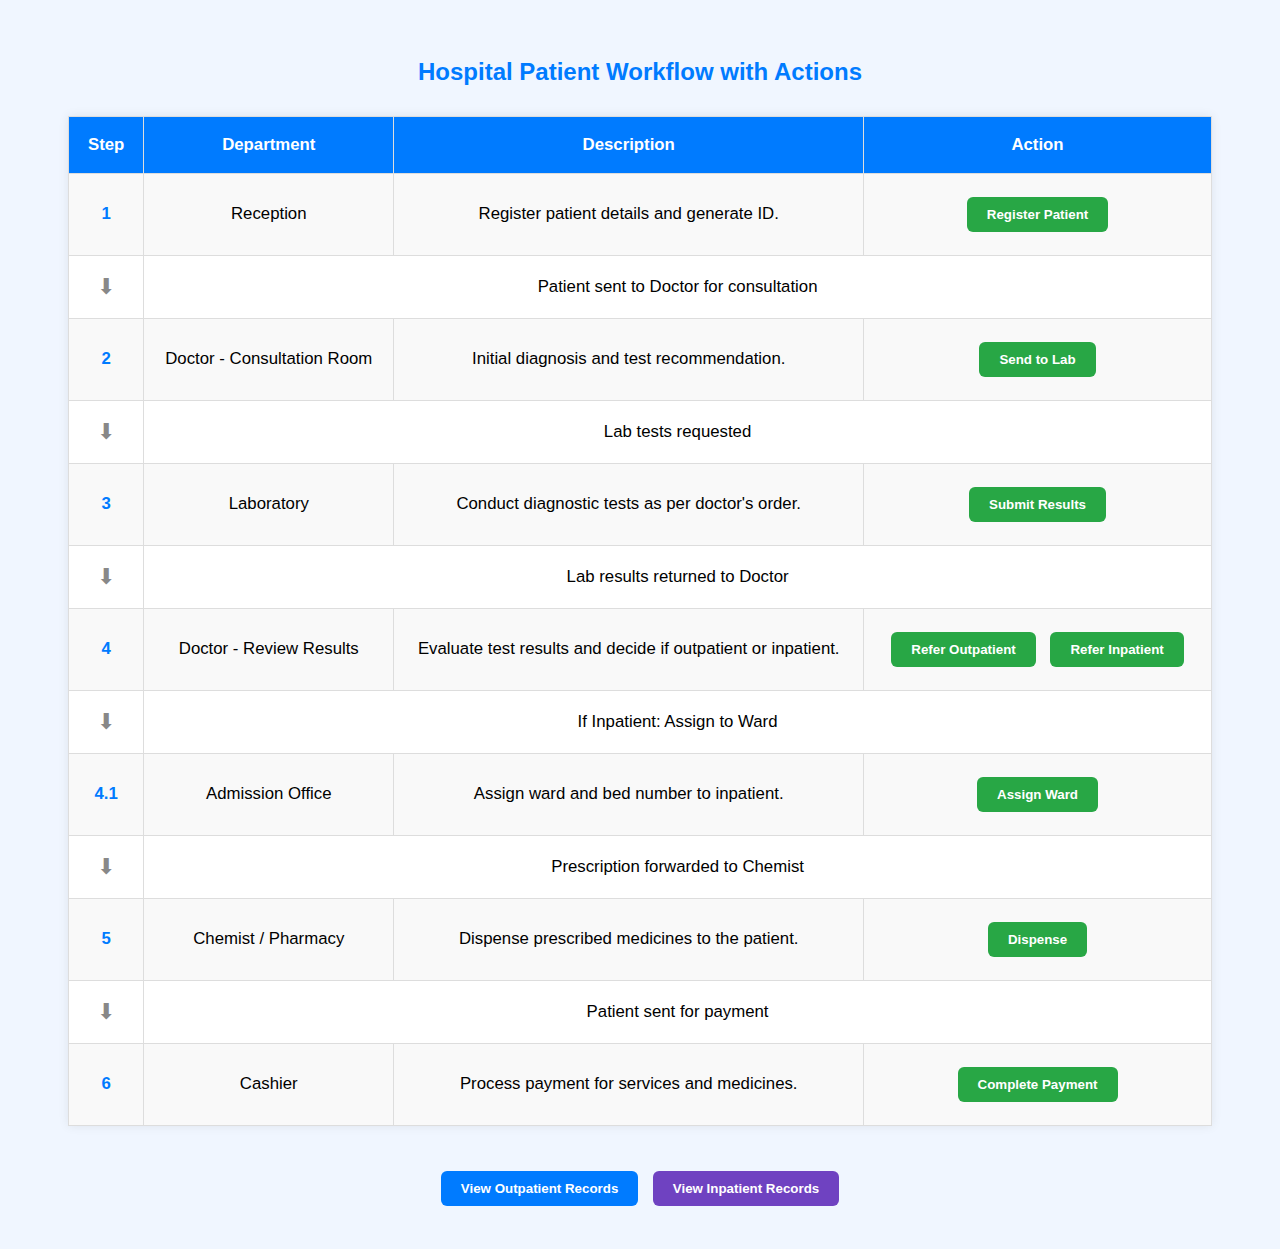
<file: get.html>
<!DOCTYPE html>
<html lang="en">
<head>
  <meta charset="UTF-8" />
  <meta name="viewport" content="width=device-width, initial-scale=1.0"/>
  <title>Hospital Workflow with Actions</title>
  <style>
    body {
      font-family: Arial, sans-serif;
      background: #f0f6ff;
      padding: 30px;
    }

    h2 {
      text-align: center;
      color: #007bff;
      margin-bottom: 30px;
    }

    table {
      width: 95%;
      margin: 0 auto;
      border-collapse: collapse;
      background: white;
      box-shadow: 0 0 10px rgba(0,0,0,0.08);
    }

    th, td {
      padding: 18px;
      text-align: center;
      border: 1px solid #ddd;
      font-size: 1.05em;
    }

    th {
      background-color: #007bff;
      color: white;
    }

    .step {
      font-weight: bold;
      color: #007bff;
    }

    .action-btn {
      padding: 10px 20px;
      background-color: #28a745;
      color: white;
      border: none;
      border-radius: 6px;
      cursor: pointer;
      font-weight: bold;
      transition: background 0.3s;
      margin: 5px;
    }

    .action-btn:hover {
      background-color: #218838;
    }

    .arrow {
      font-size: 22px;
      color: #888;
    }

    tr:nth-child(even) {
      background-color: #f9f9f9;
    }

    @media (max-width: 600px) {
      table, th, td {
        font-size: 14px;
        padding: 12px;
      }
    }
  </style>
</head>
<body>

  <h2>Hospital Patient Workflow with Actions</h2>

  <table>
    <tr>
      <th>Step</th>
      <th>Department</th>
      <th>Description</th>
      <th>Action</th>
    </tr>

    <tr>
      <td class="step">1</td>
      <td>Reception</td>
      <td>Register patient details and generate ID.</td>
      <td><a href="register.html"><button class="action-btn">Register Patient</button></a></td>
    </tr>

    <tr>
      <td class="arrow">⬇</td>
      <td colspan="3">Patient sent to Doctor for consultation</td>
    </tr>

    <tr>
      <td class="step">2</td>
      <td>Doctor - Consultation Room</td>
      <td>Initial diagnosis and test recommendation.</td>
      <td><a href="select.html"><button class="action-btn">Send to Lab</button></a></td>
    </tr>

    <tr>
      <td class="arrow">⬇</td>
      <td colspan="3">Lab tests requested</td>
    </tr>

    <tr>
      <td class="step">3</td>
      <td>Laboratory</td>
      <td>Conduct diagnostic tests as per doctor's order.</td>
      <td><a href="submit.html"><button class="action-btn">Submit Results</button></a></td>
    </tr>

    <tr>
      <td class="arrow">⬇</td>
      <td colspan="3">Lab results returned to Doctor</td>
    </tr>

    <tr>
      <td class="step">4</td>
      <td>Doctor - Review Results</td>
      <td>Evaluate test results and decide if outpatient or inpatient.</td>
      <td>
        <a href="prescribe.html"><button class="action-btn">Refer Outpatient</button></a>
        <a href="ward.html"><button class="action-btn">Refer Inpatient</button></a>
      </td>
    </tr>

    <tr>
      <td class="arrow">⬇</td>
      <td colspan="3">If Inpatient: Assign to Ward</td>
    </tr>

    <tr id="ward">
      <td class="step">4.1</td>
      <td>Admission Office</td>
      <td>Assign ward and bed number to inpatient.</td>
      <td>
        <a href="ward.html"><button class="action-btn">Assign Ward</button></a>
      </td>
    </tr>

    <tr>
      <td class="arrow">⬇</td>
      <td colspan="3">Prescription forwarded to Chemist</td>
    </tr>

    <tr>
      <td class="step">5</td>
      <td>Chemist / Pharmacy</td>
      <td>Dispense prescribed medicines to the patient.</td>
      <td><a href="dispense.html"><button class="action-btn">Dispense</button></a></td>
    </tr>

    <tr>
      <td class="arrow">⬇</td>
      <td colspan="3">Patient sent for payment</td>
    </tr>

    <tr>
      <td class="step">6</td>
      <td>Cashier</td>
      <td>Process payment for services and medicines.</td>
      <td><a href="payment.html"><button class="action-btn">Complete Payment</button></a></td>
    </tr>

  </table>
  
  </table>

  <!-- New buttons below the workflow table -->
  <div style="text-align: center; margin-top: 40px;">
    <button class="action-btn" style="background-color: #007bff;" onclick="window.location.href='outpatient.html'">View Outpatient Records</button>
    <button class="action-btn" style="background-color: #6f42c1;" onclick="window.location.href='inpatient.html'">View Inpatient Records</button>
  </div>

</body>
</html>
</file>
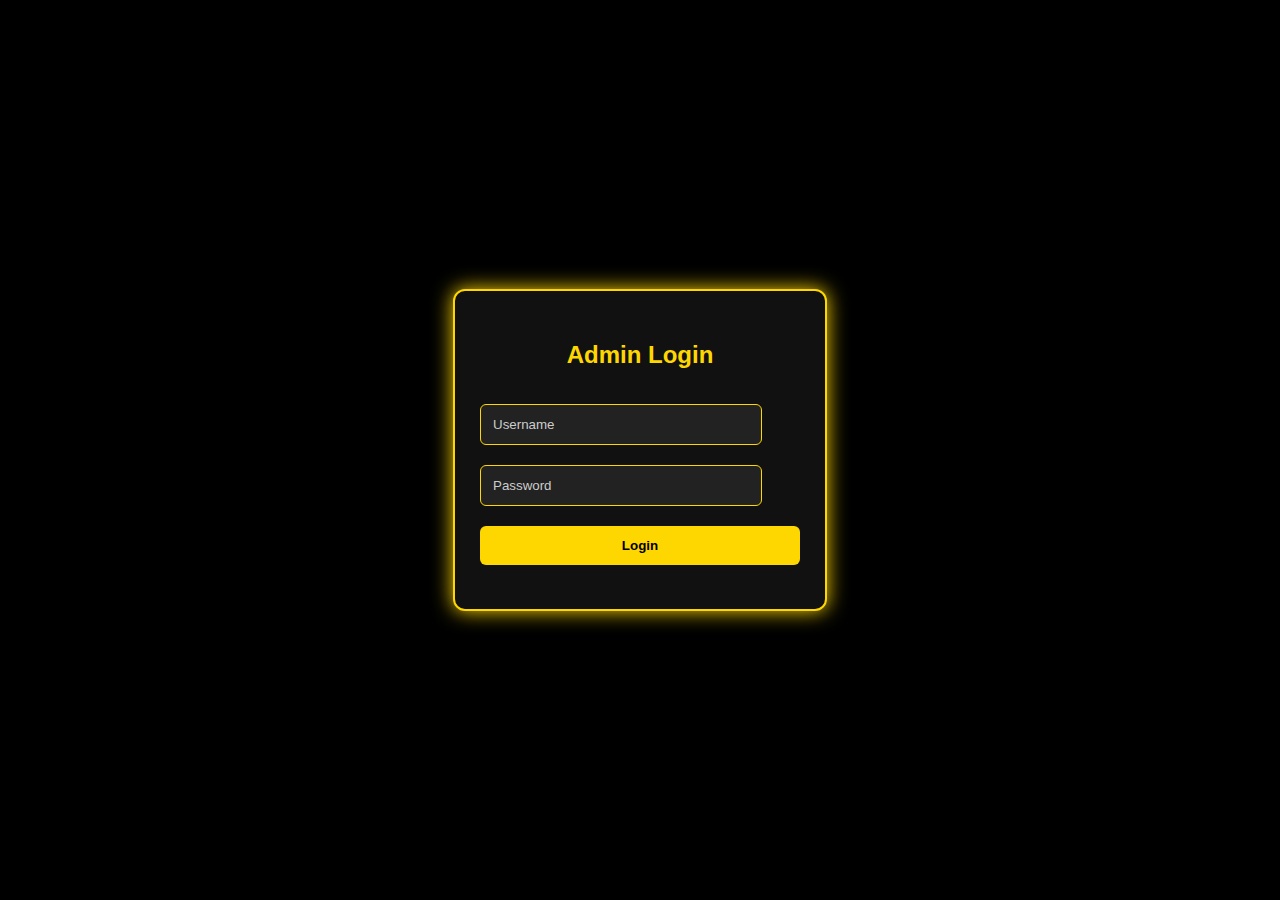
<file: login.html>
<!DOCTYPE html>
<html lang="en">
<head>
  <meta charset="UTF-8" />
  <meta name="viewport" content="width=device-width, initial-scale=1.0"/>
  <title>Admin Login - Mwalimu Hotel</title>
  <style>
    body {
      font-family: 'Segoe UI', sans-serif;
      background: #000;
      display: flex;
      justify-content: center;
      align-items: center;
      height: 100vh;
      margin: 0;
    }
    .login-container {
      background: #111;
      border: 2px solid gold;
      padding: 30px 25px;
      border-radius: 12px;
      width: 320px;
      box-shadow: 0 0 20px gold;
    }
    h2 {
      text-align: center;
      color: gold;
      margin-bottom: 25px;
      font-size: 24px;
    }
    input[type="text"], input[type="password"] {
      width: 80%;
      padding: 12px;
      margin: 10px 0;
      border: 1px solid gold;
      border-radius: 6px;
      background: #222;
      color: white;
    }
    input::placeholder {
      color: #ccc;
    }
    button {
      width: 100%;
      padding: 12px;
      background: gold;
      color: black;
      border: none;
      font-weight: bold;
      cursor: pointer;
      border-radius: 6px;
      margin-top: 10px;
      transition: background 0.3s;
    }
    button:hover {
      background: #e6c200;
    }
    .error {
      color: #ff4d4d;
      text-align: center;
      margin-top: 10px;
      font-size: 14px;
    }
  </style>
</head>
<body>
  <div class="login-container">
    <h2>Admin Login</h2>
    <form autocomplete="off" onsubmit="event.preventDefault(); login();">
      <input type="text" id="username" placeholder="Username" autocomplete="off" />
      <input type="password" id="password" placeholder="Password" autocomplete="off" />
      <button type="submit">Login</button>
      <p class="error" id="errorMsg"></p>
    </form>
  </div>

  <script>
    function login() {
      const user = document.getElementById("username").value;
      const pass = document.getElementById("password").value;
      if (user === "admin" && pass === "admin123") {
        localStorage.setItem("isAdmin", "true");
        window.location.href = "get.html";
      } else {
        document.getElementById("errorMsg").textContent = "Invalid credentials.";
      }
    }
  </script>
</body>
</html>
</file>
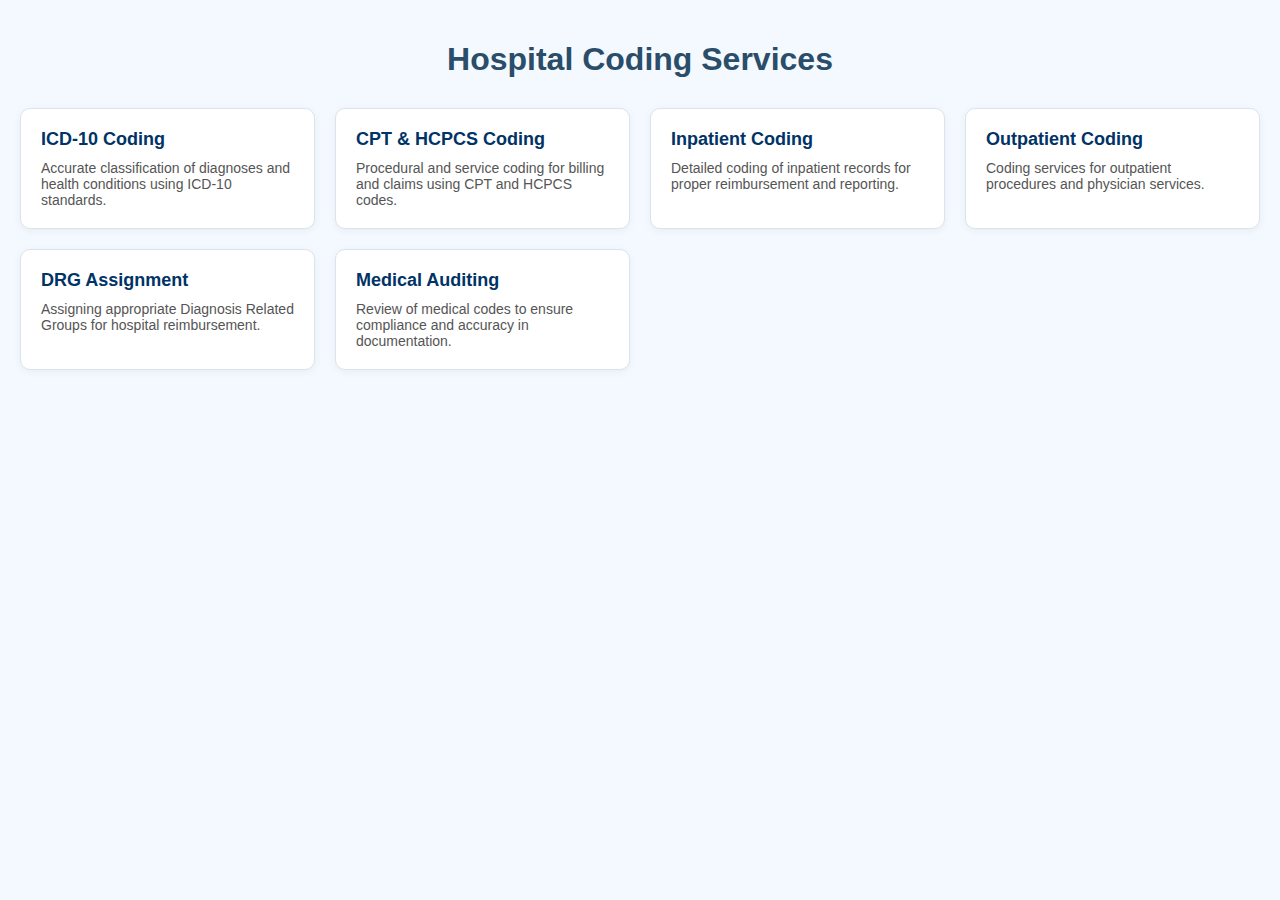
<file: ser.html>
<!DOCTYPE html>
<html lang="en">
<head>
  <meta charset="UTF-8">
  <meta name="viewport" content="width=device-width, initial-scale=1.0">
  <title>Hospital Coding Services</title>
  <style>
    body {
      font-family: Arial, sans-serif;
      background-color: #f4f9ff;
      margin: 0;
      padding: 20px;
    }

    h1 {
      text-align: center;
      color: #2a4d69;
    }

    .services-container {
      display: grid;
      grid-template-columns: repeat(auto-fit, minmax(250px, 1fr));
      gap: 20px;
      margin-top: 30px;
    }

    .service-card {
      background-color: white;
      border: 1px solid #dce3ed;
      border-radius: 10px;
      box-shadow: 0 2px 8px rgba(0,0,0,0.05);
      padding: 20px;
      transition: transform 0.2s;
    }

    .service-card:hover {
      transform: translateY(-5px);
    }

    .service-title {
      font-size: 18px;
      font-weight: bold;
      color: #003366;
      margin-bottom: 10px;
    }

    .service-description {
      font-size: 14px;
      color: #555;
    }
  </style>
</head>
<body>

  <h1>Hospital Coding Services</h1>

  <div class="services-container">
    <div class="service-card">
      <div class="service-title">ICD-10 Coding</div>
      <div class="service-description">Accurate classification of diagnoses and health conditions using ICD-10 standards.</div>
    </div>

    <div class="service-card">
      <div class="service-title">CPT & HCPCS Coding</div>
      <div class="service-description">Procedural and service coding for billing and claims using CPT and HCPCS codes.</div>
    </div>

    <div class="service-card">
      <div class="service-title">Inpatient Coding</div>
      <div class="service-description">Detailed coding of inpatient records for proper reimbursement and reporting.</div>
    </div>

    <div class="service-card">
      <div class="service-title">Outpatient Coding</div>
      <div class="service-description">Coding services for outpatient procedures and physician services.</div>
    </div>

    <div class="service-card">
      <div class="service-title">DRG Assignment</div>
      <div class="service-description">Assigning appropriate Diagnosis Related Groups for hospital reimbursement.</div>
    </div>

    <div class="service-card">
      <div class="service-title">Medical Auditing</div>
      <div class="service-description">Review of medical codes to ensure compliance and accuracy in documentation.</div>
    </div>
  </div>

</body>
</html>
</file>
